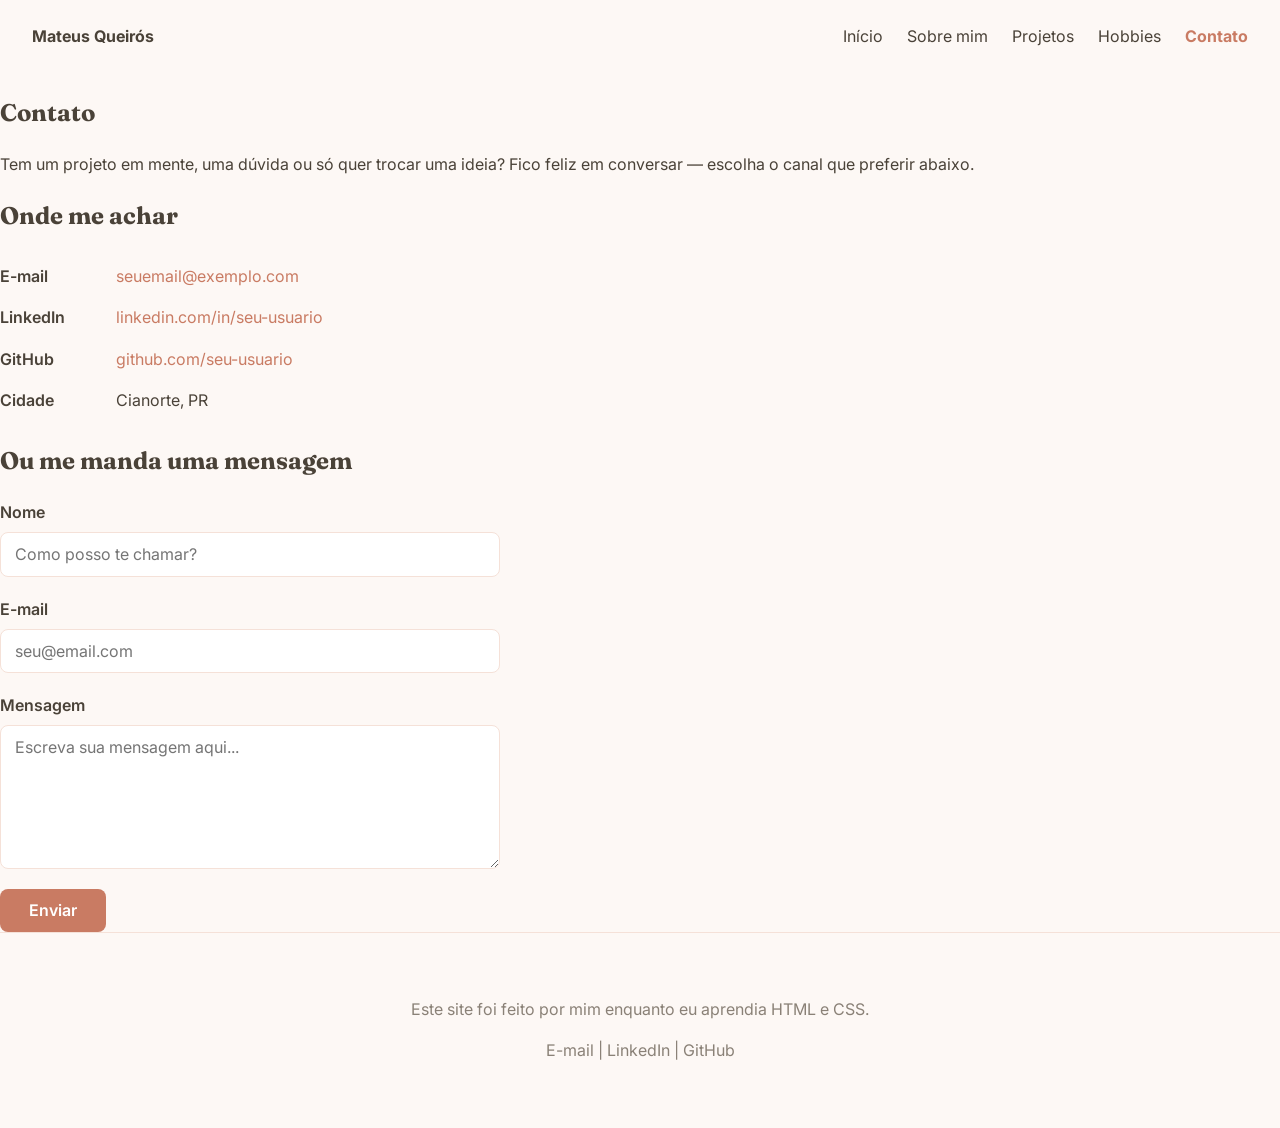
<file: contato.html>
<!doctype html>
<html lang="pt-BR">
  <head>
    <meta charset="UTF-8" />
    <meta name="viewport" content="width=device-width, initial-scale=1.0" />
    <title>Mateus Queirós — Contato</title>
    <link
      href="https://fonts.googleapis.com/css2?family=Fraunces:wght@400;600;700&family=Inter:wght@400;500&display=swap"
      rel="stylesheet"
    />
    <link rel="stylesheet" href="style.css" />
  </head>
  <body>
    <header class="cabecalho">
      <a href="index.html" class="logo">Mateus Queirós</a>
      <nav class="menu">
        <a href="index.html">Início</a>
        <a href="sobre-mim.html">Sobre mim</a>
        <a href="projetos.html">Projetos</a>
        <a href="hobbies.html">Hobbies</a>
        <a href="contato.html" class="ativo">Contato</a>
      </nav>
    </header>

    <main class="pagina-contato">
      <section class="topo-pagina">
        <h1>Contato</h1>
        <p>
          Tem um projeto em mente, uma dúvida ou só quer trocar uma ideia? Fico
          feliz em conversar — escolha o canal que preferir abaixo.
        </p>
      </section>

      <section class="secao">
        <h2>Onde me achar</h2>
        <ul class="lista-contato">
          <li>
            <span class="canal">E-mail</span>
            <a href="mailto:seuemail@exemplo.com">seuemail@exemplo.com</a>
          </li>
          <li>
            <span class="canal">LinkedIn</span>
            <a
              href="https://linkedin.com/in/seu-usuario"
              target="_blank"
              rel="noopener"
              >linkedin.com/in/seu-usuario</a
            >
          </li>
          <li>
            <span class="canal">GitHub</span>
            <a
              href="https://github.com/seu-usuario"
              target="_blank"
              rel="noopener"
              >github.com/seu-usuario</a
            >
          </li>
          <li><span class="canal">Cidade</span> Cianorte, PR</li>
        </ul>
      </section>

      <section class="secao">
        <h2>Ou me manda uma mensagem</h2>
        <form class="form-contato" action="#" method="post">
          <div class="campo">
            <label for="nome">Nome</label>
            <input
              type="text"
              id="nome"
              name="nome"
              placeholder="Como posso te chamar?"
            />
          </div>

          <div class="campo">
            <label for="email">E-mail</label>
            <input
              type="email"
              id="email"
              name="email"
              placeholder="seu@email.com"
            />
          </div>

          <div class="campo">
            <label for="mensagem">Mensagem</label>
            <textarea
              id="mensagem"
              name="mensagem"
              rows="6"
              placeholder="Escreva sua mensagem aqui..."
            ></textarea>
          </div>

          <button type="submit">Enviar</button>
        </form>
      </section>
    </main>

    <footer>
      <p>Este site foi feito por mim enquanto eu aprendia HTML e CSS.</p>
      <p>
        <a href="mailto:mateus@exemplo.com">E-mail</a> |
        <a href="#">LinkedIn</a> |
        <a href="#">GitHub</a>
      </p>
    </footer>

    <script src="script.js"></script>
  </body>
</html>
</file>
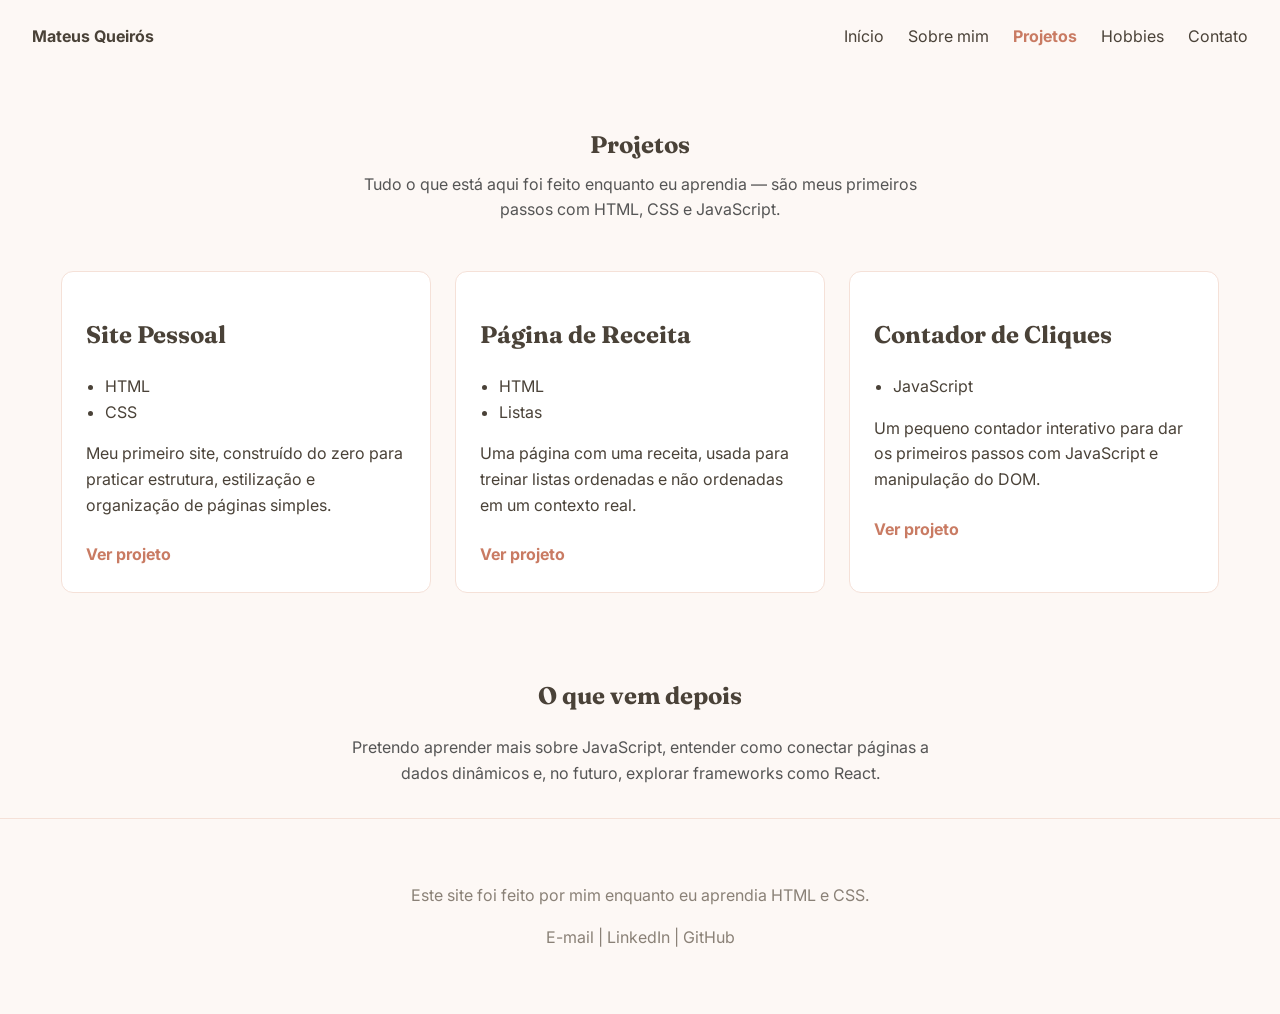
<file: projetos.html>
<!doctype html>
<html lang="pt-BR">
  <head>
    <meta charset="UTF-8" />
    <meta name="viewport" content="width=device-width, initial-scale=1.0" />
    <title>Mateus Queirós — Projetos</title>
    <link
      href="https://fonts.googleapis.com/css2?family=Fraunces:wght@400;600;700&family=Inter:wght@400;500&display=swap"
      rel="stylesheet"
    />
    <link rel="stylesheet" href="style.css" />
  </head>
  <body>
    <header class="cabecalho">
      <a href="index.html" class="logo">Mateus Queirós</a>
      <nav class="menu">
        <a href="index.html">Início</a>
        <a href="sobre-mim.html">Sobre mim</a>
        <a href="projetos.html" class="ativo">Projetos</a>
        <a href="hobbies.html">Hobbies</a>
        <a href="contato.html">Contato</a>
      </nav>
    </header>

    <main>
      <section class="topo">
        <h1>Projetos</h1>
        <p>
          Tudo o que está aqui foi feito enquanto eu aprendia — são meus
          primeiros passos com HTML, CSS e JavaScript.
        </p>
      </section>

      <section class="lista-projetos">
        <div class="bloco">
          <h2>Site Pessoal</h2>
          <ul>
            <li>HTML</li>
            <li>CSS</li>
          </ul>
          <p>
            Meu primeiro site, construído do zero para praticar estrutura,
            estilização e organização de páginas simples.
          </p>
          <a href="index.html">Ver projeto</a>
        </div>

        <div class="bloco">
          <h2>Página de Receita</h2>
          <ul>
            <li>HTML</li>
            <li>Listas</li>
          </ul>
          <p>
            Uma página com uma receita, usada para treinar listas ordenadas e
            não ordenadas em um contexto real.
          </p>
          <a href="#">Ver projeto</a>
        </div>

        <div class="bloco">
          <h2>Contador de Cliques</h2>
          <ul>
            <li>JavaScript</li>
          </ul>
          <p>
            Um pequeno contador interativo para dar os primeiros passos com
            JavaScript e manipulação do DOM.
          </p>
          <a href="#">Ver projeto</a>
        </div>
      </section>

      <section class="proximos-passos">
        <h2>O que vem depois</h2>
        <p>
          Pretendo aprender mais sobre JavaScript, entender como conectar
          páginas a dados dinâmicos e, no futuro, explorar frameworks como
          React.
        </p>
      </section>
    </main>

    <footer>
      <p>Este site foi feito por mim enquanto eu aprendia HTML e CSS.</p>
      <p>
        <a href="mailto:mateus@exemplo.com">E-mail</a> |
        <a href="#">LinkedIn</a> |
        <a href="#">GitHub</a>
      </p>
    </footer>
  </body>
</html>
</file>
<file: style.css>
:root {
  --cor-fundo: #FDF8F5;
  --cor-texto: #4A4238;
  --cor-destaque: #C97B63;
  --cor-destaque-clara: #F5E1D8;
}

body {
  margin: 0;
  padding: 0;
  background-color: var(--cor-fundo);
  color: var(--cor-texto);
  font-family: 'Inter', sans-serif;
  line-height: 1.6;
}

h1,
h2,
h3 {
  font-family: 'Fraunces', serif;
}

a {
  color: var(--cor-destaque);
  text-decoration: none;
}

img {
  max-width: 100%;
  height: auto;
}

.cabecalho {
  display: flex;
  justify-content: space-between;
  align-items: center;
  padding: 1.5rem 2rem;
}

.logo {
  color: var(--cor-texto);
  text-decoration: none;
  font-weight: bold;
}

.menu {
  display: flex;
  gap: 1.5rem;
}

.menu a {
  color: var(--cor-texto);
  text-decoration: none;
}

.menu a.ativo {
  color: var(--cor-destaque);
  font-weight: bold;
}

.apresentacao {
  display: flex;
  align-items: center;
  gap: 2.5rem;
  max-width: 900px;
  margin: 0 auto;
  padding: 2rem;
}

.apresentacao img {
  width: 200px;
  height: 200px;
  object-fit: cover;
  border-radius: 50%;
  border: 4px solid var(--cor-destaque-clara);
  flex-shrink: 0;
}

.texto-apresentacao {
  display: flex;
  flex-direction: column;
  gap: 1rem;
}

.botao {
  display: inline-block;
  width: fit-content;
  padding: 0.75rem 1.75rem;
  border-radius: 999px;
  border: 2px solid var(--cor-destaque);
  background-color: var(--cor-destaque);
  color: var(--cor-fundo);
  text-decoration: none;
  font-weight: bold;
  transition: filter 0.2s ease;
}

.botao-vazado {
  background-color: transparent;
  color: var(--cor-destaque);
}

.botao:hover {
  filter: brightness(0.9);
}

.destaques {
  display: flex;
  flex-wrap: wrap;
  gap: 1.5rem;
  max-width: 900px;
  margin: 0 auto;
  padding: 2rem;
}

.bloco {
  flex: 1 1 250px;
  background-color: #fff;
  border: 1px solid var(--cor-destaque-clara);
  border-radius: 12px;
  padding: 1.5rem;
}

.conteudo ul {
  list-style: none;
  margin: 0;
  padding: 0;
  display: flex;
  flex-wrap: wrap;
  gap: 0.75rem;
}

.conteudo ul li {
  background-color: var(--cor-destaque-clara);
  color: var(--cor-texto);
  padding: 0.4rem 1rem;
  border-radius: 999px;
}

footer {
  text-align: center;
  color: #8a8177;
  border-top: 1px solid var(--cor-destaque-clara);
  padding: 3rem 1rem;
}

footer a {
  color: inherit;
  text-decoration: none;
}

footer a:hover {
  text-decoration: underline;
}

/* Topo da página de Projetos */
.topo {
  text-align: center;
  padding: 2rem 1rem;
}

.topo h1 {
  margin-bottom: 0.5rem;
}

.topo p {
  max-width: 600px;
  margin: 0 auto;
  color: #555;
}

/* Lista de projetos (cartões .bloco) */
.lista-projetos {
  display: flex;
  flex-wrap: wrap;
  gap: 1.5rem;
  justify-content: center;
  padding: 1rem;
}

.lista-projetos .bloco {
  flex: 1 1 280px;
  max-width: 320px;
}

.lista-projetos .bloco ul {
  margin: 0.5rem 0;
  padding-left: 1.2rem;
}

.lista-projetos .bloco a {
  display: inline-block;
  margin-top: 0.5rem;
  font-weight: bold;
}

/* Seção "O que vem depois" */
.proximos-passos {
  text-align: center;
  padding: 2rem 1rem;
  margin-top: 1rem;
}

.proximos-passos p {
  max-width: 600px;
  margin: 0 auto;
  color: #555;
}

/* Formulário de contato */
.form-contato {
  display: flex;
  flex-direction: column;
  gap: 1.25rem;
  max-width: 500px;
}

.campo {
  display: flex;
  flex-direction: column;
}

.campo label {
  margin-bottom: 0.4rem;
  font-weight: 600;
  color: var(--cor-texto);
}

.campo input,
.campo textarea {
  width: 100%;
  padding: 0.7rem 0.9rem;
  border: 1px solid var(--cor-destaque-clara);
  border-radius: 8px;
  background-color: #ffffff;
  color: var(--cor-texto);
  font-family: inherit;
  font-size: 1rem;
  box-sizing: border-box;
}

.campo input:focus,
.campo textarea:focus {
  border-color: var(--cor-destaque);
  outline: none;
}

.campo textarea {
  resize: vertical;
}

.form-contato button {
  align-self: flex-start;
  padding: 0.7rem 1.8rem;
  border: none;
  border-radius: 8px;
  background-color: var(--cor-destaque);
  color: #ffffff;
  font-family: inherit;
  font-size: 1rem;
  font-weight: 600;
  cursor: pointer;
}

.form-contato button:hover {
  background-color: var(--cor-texto);
}

/* Lista "Onde me achar" */
.lista-contato {
  list-style: none;
  padding: 0;
}

.lista-contato li {
  display: flex;
  gap: 1rem;
  padding: 0.5rem 0;
}

.lista-contato .canal {
  width: 100px;
  font-weight: 600;
  color: var(--cor-texto);
}

.escondido {
  display: none;
}

.pagina-centralizada {
  max-width: 900px;
  margin: 0 auto;
  padding: 2rem;
}

@media (max-width: 600px) {
  .cabecalho {
    flex-direction: column;
    gap: 1rem;
    padding: 1.5rem 1rem;
  }

  .menu {
    flex-wrap: wrap;
    justify-content: center;
    gap: 1rem;
  }

  header {
    flex-direction: column;
    gap: 1rem;
  }

  .apresentacao {
    flex-direction: column;
    text-align: center;
  }

  .atalho {
    flex-basis: 100%;
  }

  .sobre-secao,
  .conteudo,
  .atalhos,
  .apresentacao {
    padding-left: 1rem;
    padding-right: 1rem;
  }
}
</file>
